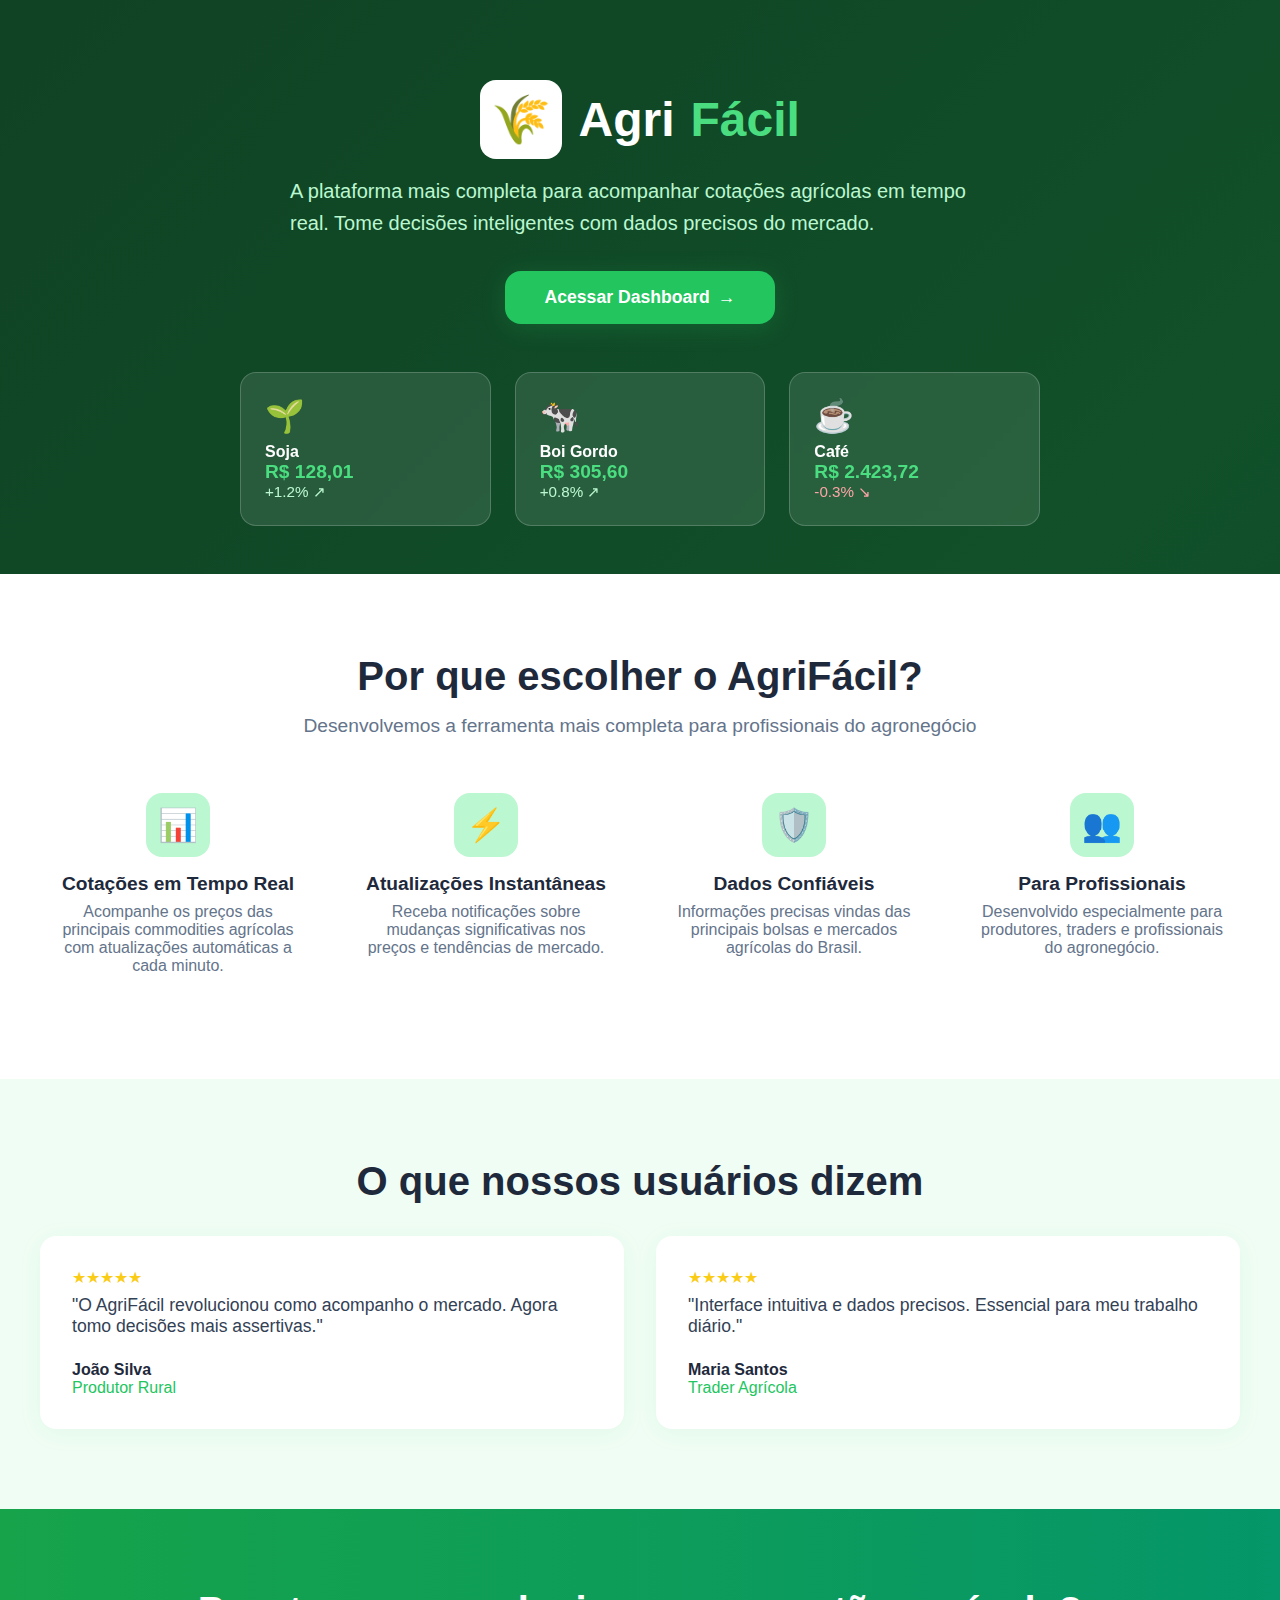
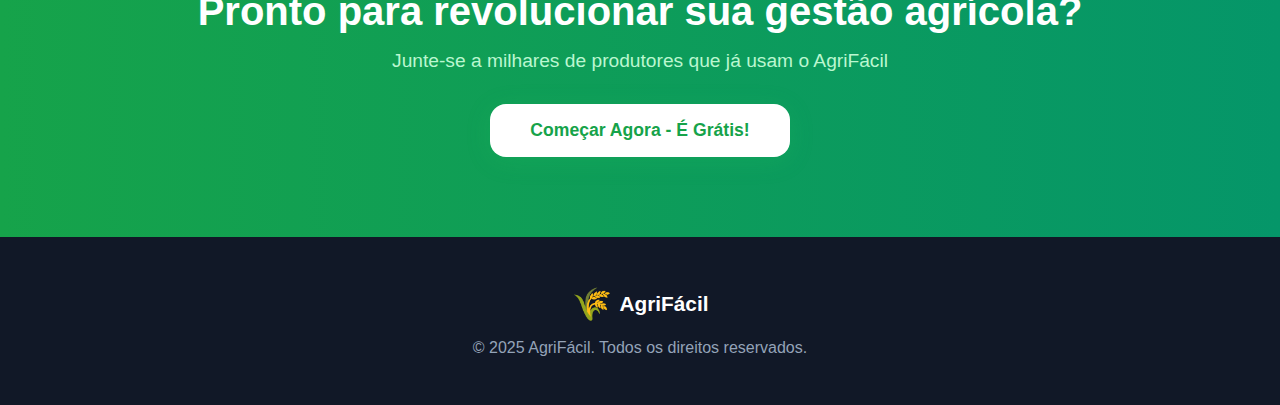
<file: index.html>
<!DOCTYPE html>
<html lang="pt-BR">
<head>
  <meta charset="UTF-8">
  <title>AgriFácil</title>
  <meta name="viewport" content="width=device-width, initial-scale=1.0">
  <link rel="stylesheet" href="style.css">
  <link rel="icon" href="data:image/svg+xml,<svg xmlns='http://www.w3.org/2000/svg' viewBox='0 0 100 100'><text y='.9em' font-size='90'>🌾</text></svg>">
</head>
<body>
  <div id="landing-page">
    <div class="hero">
      <div class="hero-bg"></div>
      <div class="container hero-content">
        <div class="hero-title">
          <span style="background:#fff; border-radius:1rem; padding:0.7rem;">🌾</span>
          Agri<span>Fácil</span>
        </div>
        <div class="hero-desc">
          A plataforma mais completa para acompanhar cotações agrícolas em tempo real.
          Tome decisões inteligentes com dados precisos do mercado.
        </div>
        <div class="hero-btns">
          <button class="btn-main" id="go-dashboard">
            Acessar Dashboard <span>→</span>
          </button>
        </div>
        <div class="preview-cards">
          <div class="preview-card">
            <div class="icon">🌱</div>
            <div class="name">Soja</div>
            <div class="price">R$ 128,01</div>
            <div class="var-up">+1.2% ↗</div>
          </div>
          <div class="preview-card">
            <div class="icon">🐄</div>
            <div class="name">Boi Gordo</div>
            <div class="price">R$ 305,60</div>
            <div class="var-up">+0.8% ↗</div>
          </div>
          <div class="preview-card">
            <div class="icon">☕</div>
            <div class="name">Café</div>
            <div class="price">R$ 2.423,72</div>
            <div class="var-down">-0.3% ↘</div>
          </div>
        </div>
      </div>
    </div>
    <div class="features-section">
      <div class="container">
        <div class="text-center">
          <div class="features-title">Por que escolher o AgriFácil?</div>
          <div class="features-desc">
            Desenvolvemos a ferramenta mais completa para profissionais do agronegócio
          </div>
        </div>
        <div class="features-grid">
          <div class="feature-card">
            <div class="feature-icon">📊</div>
            <div class="feature-title">Cotações em Tempo Real</div>
            <div class="feature-desc">Acompanhe os preços das principais commodities agrícolas com atualizações automáticas a cada minuto.</div>
          </div>
          <div class="feature-card">
            <div class="feature-icon">⚡</div>
            <div class="feature-title">Atualizações Instantâneas</div>
            <div class="feature-desc">Receba notificações sobre mudanças significativas nos preços e tendências de mercado.</div>
          </div>
          <div class="feature-card">
            <div class="feature-icon">🛡️</div>
            <div class="feature-title">Dados Confiáveis</div>
            <div class="feature-desc">Informações precisas vindas das principais bolsas e mercados agrícolas do Brasil.</div>
          </div>
          <div class="feature-card">
            <div class="feature-icon">👥</div>
            <div class="feature-title">Para Profissionais</div>
            <div class="feature-desc">Desenvolvido especialmente para produtores, traders e profissionais do agronegócio.</div>
          </div>
        </div>
      </div>
    </div>
    <div class="testimonials-section">
      <div class="container">
        <div class="text-center">
          <div class="testimonials-title">O que nossos usuários dizem</div>
        </div>
        <div class="testimonials-grid">
          <div class="testimonial-card">
            <div class="testimonial-stars">★★★★★</div>
            <div class="testimonial-content">
              "O AgriFácil revolucionou como acompanho o mercado. Agora tomo decisões mais assertivas."
            </div>
            <div class="testimonial-name">João Silva</div>
            <div class="testimonial-role">Produtor Rural</div>
          </div>
          <div class="testimonial-card">
            <div class="testimonial-stars">★★★★★</div>
            <div class="testimonial-content">
              "Interface intuitiva e dados precisos. Essencial para meu trabalho diário."
            </div>
            <div class="testimonial-name">Maria Santos</div>
            <div class="testimonial-role">Trader Agrícola</div>
          </div>
        </div>
      </div>
    </div>
    <div class="cta-section">
      <div class="container">
        <div class="cta-title">Pronto para revolucionar sua gestão agrícola?</div>
        <div class="cta-desc">Junte-se a milhares de produtores que já usam o AgriFácil</div>
        <button class="cta-btn" id="go-dashboard-cta">Começar Agora - É Grátis!</button>
      </div>
    </div>
    <div class="footer">
      <div class="footer-logo">
        <span class="icon">🌾</span>
        <span style="font-size:1.3rem; font-weight:bold;">AgriFácil</span>
      </div>
      <div class="footer-copy">© 2025 AgriFácil. Todos os direitos reservados.</div>
    </div>
  </div>
  <div id="dashboard-page" class="hidden">
    <div class="dashboard-bg">
      <div class="dashboard-container">
        <div id="dashboard-loader" class="loader" style="display:none;">
          <div class="loader-spin"></div>
          <div>Carregando cotações...</div>
        </div>
        <div id="dashboard-content" style="display:none;">
          <div class="dashboard-card">
            <div class="dashboard-header">
              <div class="dashboard-header-left">
                <button class="dashboard-header-btn" id="back-landing" title="Voltar">
                  <span style="display:inline-block; transform:rotate(180deg);">→</span>
                </button>
                <div class="dashboard-header-icon">🌾</div>
                <div>
                  <div class="dashboard-header-title">Cotações Agrícolas</div>
                  <div class="dashboard-header-date" id="dashboard-date"></div>
                </div>
              </div>
              <div class="dashboard-header-right">
                <div class="dashboard-update-info" id="dashboard-update-info"></div>
                <button class="dashboard-update-btn" id="dashboard-refresh">
                  <span id="dashboard-refresh-spin" style="display:inline-block;">⟳</span>
                  Atualizar
                </button>
              </div>
            </div>
            <div id="dashboard-alert" class="dashboard-alert hidden">
              <span>⚠️</span>
              <span id="dashboard-alert-msg"></span>
            </div>
          </div>
          <div id="dashboard-dollar"></div>
          <div id="dashboard-commodities"></div>
          <div class="dashboard-footer">
            <div class="dashboard-footer-logo">
              <span class="icon">🌾</span>
              <span class="dashboard-footer-title">AgriFácil</span>
            </div>
            <div class="dashboard-footer-desc">Sistema de Gestão Agrícola</div>
          </div>
        </div>
      </div>
    </div>
  </div>
  <script src="script.js"></script>
</body>
</html>
</file>
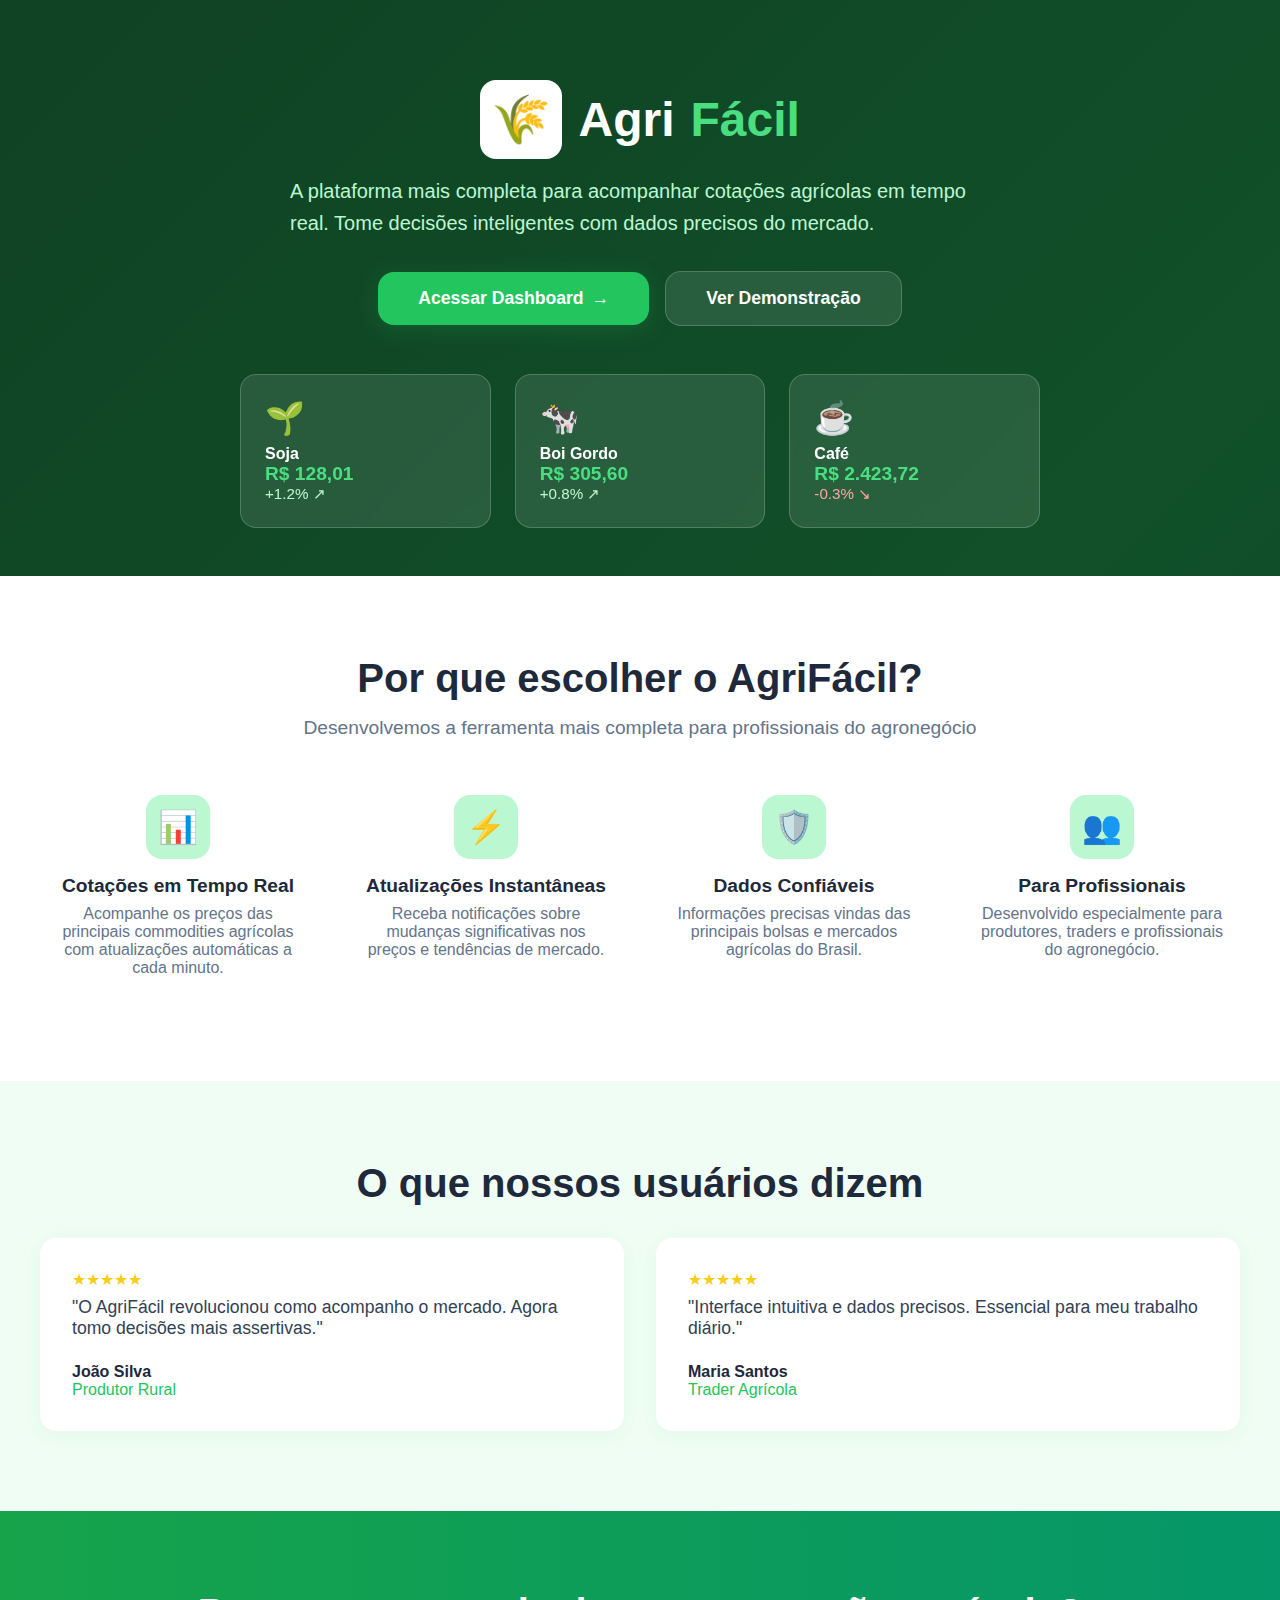
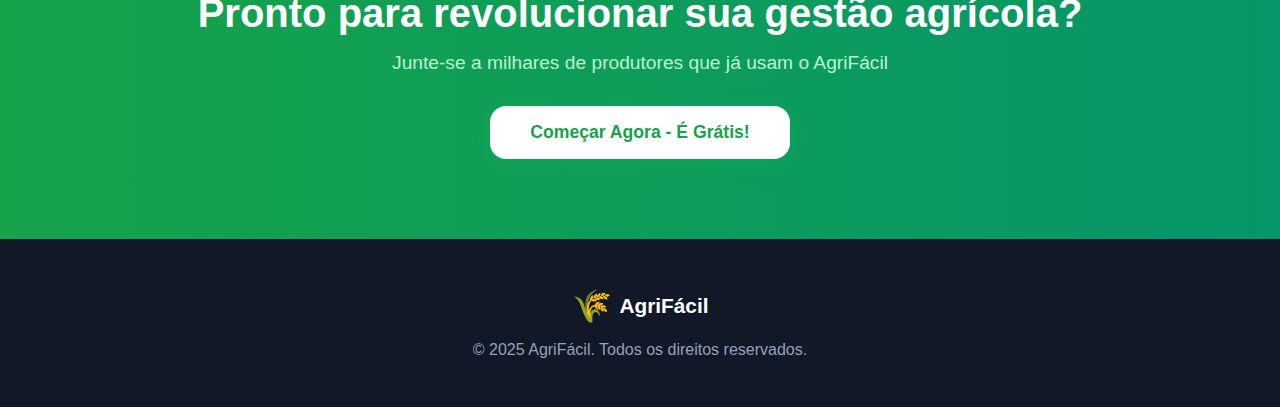
<file: agrifacil.html>
<!DOCTYPE html>
<html lang="pt-BR">
<head>
  <meta charset="UTF-8">
  <title>AgriFácil - Cotações Agrícolas</title>
  <meta name="viewport" content="width=device-width, initial-scale=1.0">
  <link rel="stylesheet" href="style.css">
</head>
<body>
  <div id="landing-page">
    <div class="hero">
      <div class="hero-bg"></div>
      <div class="container hero-content">
        <div class="hero-title">
          <span style="background:#fff; border-radius:1rem; padding:0.7rem;">🌾</span>
          Agri<span>Fácil</span>
        </div>
        <div class="hero-desc">
          A plataforma mais completa para acompanhar cotações agrícolas em tempo real.
          Tome decisões inteligentes com dados precisos do mercado.
        </div>
        <div class="hero-btns">
          <button class="btn-main" id="go-dashboard">
            Acessar Dashboard <span>→</span>
          </button>
          <button class="btn-demo">
            Ver Demonstração
          </button>
        </div>
        <div class="preview-cards">
          <div class="preview-card">
            <div class="icon">🌱</div>
            <div class="name">Soja</div>
            <div class="price">R$ 128,01</div>
            <div class="var-up">+1.2% ↗</div>
          </div>
          <div class="preview-card">
            <div class="icon">🐄</div>
            <div class="name">Boi Gordo</div>
            <div class="price">R$ 305,60</div>
            <div class="var-up">+0.8% ↗</div>
          </div>
          <div class="preview-card">
            <div class="icon">☕</div>
            <div class="name">Café</div>
            <div class="price">R$ 2.423,72</div>
            <div class="var-down">-0.3% ↘</div>
          </div>
        </div>
      </div>
    </div>
    <div class="features-section">
      <div class="container">
        <div class="text-center">
          <div class="features-title">Por que escolher o AgriFácil?</div>
          <div class="features-desc">
            Desenvolvemos a ferramenta mais completa para profissionais do agronegócio
          </div>
        </div>
        <div class="features-grid">
          <div class="feature-card">
            <div class="feature-icon">📊</div>
            <div class="feature-title">Cotações em Tempo Real</div>
            <div class="feature-desc">Acompanhe os preços das principais commodities agrícolas com atualizações automáticas a cada minuto.</div>
          </div>
          <div class="feature-card">
            <div class="feature-icon">⚡</div>
            <div class="feature-title">Atualizações Instantâneas</div>
            <div class="feature-desc">Receba notificações sobre mudanças significativas nos preços e tendências de mercado.</div>
          </div>
          <div class="feature-card">
            <div class="feature-icon">🛡️</div>
            <div class="feature-title">Dados Confiáveis</div>
            <div class="feature-desc">Informações precisas vindas das principais bolsas e mercados agrícolas do Brasil.</div>
          </div>
          <div class="feature-card">
            <div class="feature-icon">👥</div>
            <div class="feature-title">Para Profissionais</div>
            <div class="feature-desc">Desenvolvido especialmente para produtores, traders e profissionais do agronegócio.</div>
          </div>
        </div>
      </div>
    </div>
    <div class="testimonials-section">
      <div class="container">
        <div class="text-center">
          <div class="testimonials-title">O que nossos usuários dizem</div>
        </div>
        <div class="testimonials-grid">
          <div class="testimonial-card">
            <div class="testimonial-stars">★★★★★</div>
            <div class="testimonial-content">
              "O AgriFácil revolucionou como acompanho o mercado. Agora tomo decisões mais assertivas."
            </div>
            <div class="testimonial-name">João Silva</div>
            <div class="testimonial-role">Produtor Rural</div>
          </div>
          <div class="testimonial-card">
            <div class="testimonial-stars">★★★★★</div>
            <div class="testimonial-content">
              "Interface intuitiva e dados precisos. Essencial para meu trabalho diário."
            </div>
            <div class="testimonial-name">Maria Santos</div>
            <div class="testimonial-role">Trader Agrícola</div>
          </div>
        </div>
      </div>
    </div>
    <div class="cta-section">
      <div class="container">
        <div class="cta-title">Pronto para revolucionar sua gestão agrícola?</div>
        <div class="cta-desc">Junte-se a milhares de produtores que já usam o AgriFácil</div>
        <button class="cta-btn" id="go-dashboard-cta">Começar Agora - É Grátis!</button>
      </div>
    </div>
    <div class="footer">
      <div class="footer-logo">
        <span class="icon">🌾</span>
        <span style="font-size:1.3rem; font-weight:bold;">AgriFácil</span>
      </div>
      <div class="footer-copy">© 2025 AgriFácil. Todos os direitos reservados.</div>
    </div>
  </div>
  <div id="dashboard-page" class="hidden">
    <div class="dashboard-bg">
      <div class="dashboard-container">
        <div id="dashboard-loader" class="loader" style="display:none;">
          <div class="loader-spin"></div>
          <div>Carregando cotações...</div>
        </div>
        <div id="dashboard-content" style="display:none;">
          <div class="dashboard-card">
            <div class="dashboard-header">
              <div class="dashboard-header-left">
                <button class="dashboard-header-btn" id="back-landing" title="Voltar">
                  <span style="display:inline-block; transform:rotate(180deg);">→</span>
                </button>
                <div class="dashboard-header-icon">🌾</div>
                <div>
                  <div class="dashboard-header-title">Cotações Agrícolas</div>
                  <div class="dashboard-header-date" id="dashboard-date"></div>
                </div>
              </div>
              <div class="dashboard-header-right">
                <div class="dashboard-update-info" id="dashboard-update-info"></div>
                <button class="dashboard-update-btn" id="dashboard-refresh">
                  <span id="dashboard-refresh-spin" style="display:inline-block;">⟳</span>
                  Atualizar
                </button>
              </div>
            </div>
            <div id="dashboard-alert" class="dashboard-alert hidden">
              <span>⚠️</span>
              <span id="dashboard-alert-msg"></span>
            </div>
          </div>
          <div id="dashboard-dollar"></div>
          <div id="dashboard-commodities"></div>
          <div class="dashboard-footer">
            <div class="dashboard-footer-logo">
              <span class="icon">🌾</span>
              <span class="dashboard-footer-title">AgriFácil</span>
            </div>
            <div class="dashboard-footer-desc">Sistema de Gestão Agrícola</div>
          </div>
        </div>
      </div>
    </div>
  </div>
  <script src="script.js"></script>
</body>
</html>
</file>
<file: style.css>
body {
  margin: 0;
  font-family: 'Segoe UI', Arial, sans-serif;
  background: linear-gradient(135deg, #14532d 0%, #166534 50%, #064e3b 100%);
  min-height: 100vh;
}

.container {
  max-width: 1200px;
  margin: 0 auto;
  padding: 0 1rem;
}

.text-center {
  text-align: center;
}

.hidden {
  display: none !important;
}

.hero {
  position: relative;
  padding: 5rem 0 3rem 0;
  color: #fff;
  z-index: 1;
}

.hero-bg {
  position: absolute;
  inset: 0;
  background: rgba(0,0,0,0.2);
  z-index: 0;
}

.hero-content {
  position: relative;
  z-index: 1;
}

.hero-title {
  font-size: 3rem;
  font-weight: bold;
  margin-bottom: 1rem;
  display: flex;
  align-items: center;
  justify-content: center;
  gap: 1rem;
}

.hero-title span {
  color: #4ade80;
}

.hero-desc {
  font-size: 1.25rem;
  color: #bbf7d0;
  margin-bottom: 2rem;
  max-width: 700px;
  margin-left: auto;
  margin-right: auto;
  line-height: 1.6;
}

.hero-btns {
  display: flex;
  flex-direction: column;
  align-items: center;
  justify-content: center;
  width: 100%;
  gap: 1rem;
  margin-bottom: 3rem;
}

@media (min-width: 640px) {
  .hero-btns {
    flex-direction: row;
    align-items: center;
    justify-content: center;
  }
}

.btn-main {
  background: #22c55e;
  color: #fff;
  padding: 1rem 2.5rem;
  border-radius: 1rem;
  font-weight: bold;
  font-size: 1.1rem;
  border: none;
  cursor: pointer;
  box-shadow: 0 4px 24px 0 #22c55e33;
  transition: 0.2s;
  display: flex;
  align-items: center;
  gap: 0.5rem;
}

.btn-main:hover {
  background: #4ade80;
  transform: scale(1.05);
}

.btn-demo {
  background: rgba(255,255,255,0.1);
  border: 1px solid rgba(255,255,255,0.2);
  color: #fff;
  padding: 1rem 2.5rem;
  border-radius: 1rem;
  font-weight: bold;
  font-size: 1.1rem;
  cursor: pointer;
  transition: 0.2s;
  margin-left: 0;
}

.btn-demo:hover {
  background: rgba(255,255,255,0.2);
}

.preview-cards {
  display: grid;
  grid-template-columns: 1fr;
  gap: 1.5rem;
  max-width: 800px;
  margin: 0 auto;
}

@media (min-width: 768px) {
  .preview-cards {
    grid-template-columns: repeat(3, 1fr);
  }
}

.preview-card {
  background: rgba(255,255,255,0.1);
  backdrop-filter: blur(2px);
  border-radius: 1rem;
  padding: 1.5rem;
  border: 1px solid rgba(255,255,255,0.2);
  color: #fff;
  text-align: left;
}

.preview-card .icon {
  font-size: 2rem;
  margin-bottom: 0.5rem;
}

.preview-card .name {
  font-weight: bold;
}

.preview-card .price {
  color: #4ade80;
  font-size: 1.2rem;
  font-weight: bold;
}

.preview-card .var-up {
  color: #bbf7d0;
  font-size: 0.95rem;
}

.preview-card .var-down {
  color: #fca5a5;
  font-size: 0.95rem;
}

.features-section {
  background: #fff;
  padding: 5rem 0;
}

.features-title {
  font-size: 2.5rem;
  font-weight: bold;
  color: #1e293b;
  margin-bottom: 1rem;
}

.features-desc {
  font-size: 1.2rem;
  color: #64748b;
  margin-bottom: 2rem;
}

.features-grid {
  display: grid;
  grid-template-columns: 1fr;
  gap: 2rem;
}

@media (min-width: 768px) {
  .features-grid {
    grid-template-columns: repeat(2, 1fr);
  }
}

@media (min-width: 1024px) {
  .features-grid {
    grid-template-columns: repeat(4, 1fr);
  }
}

.feature-card {
  text-align: center;
  transition: 0.2s;
  border-radius: 1rem;
  padding: 1.5rem 1rem;
}

.feature-card:hover {
  transform: scale(1.05);
}

.feature-icon {
  background: #bbf7d0;
  width: 4rem;
  height: 4rem;
  border-radius: 1rem;
  display: flex;
  align-items: center;
  justify-content: center;
  color: #22c55e;
  font-size: 2rem;
  margin: 0 auto 1rem auto;
  transition: 0.2s;
}

.feature-card:hover .feature-icon {
  background: #22c55e;
  color: #fff;
}

.feature-title {
  font-size: 1.2rem;
  font-weight: bold;
  color: #1e293b;
  margin-bottom: 0.5rem;
}

.feature-desc {
  color: #64748b;
}

.testimonials-section {
  background: #f0fdf4;
  padding: 5rem 0;
}

.testimonials-title {
  font-size: 2.5rem;
  font-weight: bold;
  color: #1e293b;
  margin-bottom: 2rem;
}

.testimonials-grid {
  display: grid;
  grid-template-columns: 1fr;
  gap: 2rem;
}

@media (min-width: 768px) {
  .testimonials-grid {
    grid-template-columns: repeat(2, 1fr);
  }
}

.testimonial-card {
  background: #fff;
  border-radius: 1rem;
  padding: 2rem;
  box-shadow: 0 4px 24px 0 #22c55e11;
  transition: 0.2s;
}

.testimonial-card:hover {
  box-shadow: 0 8px 32px 0 #22c55e22;
}

.testimonial-stars {
  color: #facc15;
  margin-bottom: 0.5rem;
}

.testimonial-content {
  color: #334155;
  font-size: 1.1rem;
  margin-bottom: 1.5rem;
}

.testimonial-name {
  font-weight: bold;
  color: #1e293b;
}

.testimonial-role {
  color: #22c55e;
}

.cta-section {
  background: linear-gradient(90deg, #16a34a 0%, #059669 100%);
  padding: 5rem 0;
  color: #fff;
  text-align: center;
}

.cta-title {
  font-size: 2.5rem;
  font-weight: bold;
  margin-bottom: 1rem;
}

.cta-desc {
  font-size: 1.2rem;
  color: #bbf7d0;
  margin-bottom: 2rem;
}

.cta-btn {
  background: #fff;
  color: #16a34a;
  padding: 1rem 2.5rem;
  border-radius: 1rem;
  font-weight: bold;
  font-size: 1.1rem;
  border: none;
  cursor: pointer;
  box-shadow: 0 4px 24px 0 #22c55e33;
  transition: 0.2s;
}

.cta-btn:hover {
  background: #bbf7d0;
}

.footer {
  background: #111827;
  padding: 3rem 0;
  color: #fff;
  text-align: center;
}

.footer-logo {
  display: flex;
  align-items: center;
  justify-content: center;
  gap: 0.5rem;
  margin-bottom: 1rem;
}

.footer-logo .icon {
  color: #4ade80;
  font-size: 2rem;
}

.footer-copy {
  color: #94a3b8;
}

.dashboard-bg {
  background: linear-gradient(135deg, #f0fdf4 0%, #bbf7d0 100%);
  min-height: 100vh;
  padding: 2rem 0;
}

.dashboard-container {
  max-width: 900px;
  margin: 0 auto;
}

.dashboard-card {
  background: #fff;
  border-radius: 1.5rem;
  box-shadow: 0 4px 24px 0 #22c55e11;
  padding: 2rem;
  margin-bottom: 2rem;
  border: 1px solid #bbf7d0;
}

.dashboard-header {
  display: flex;
  align-items: center;
  justify-content: space-between;
  margin-bottom: 1.5rem;
}

.dashboard-header-left {
  display: flex;
  align-items: center;
  gap: 1rem;
}

.dashboard-header-btn {
  background: #f1f5f9;
  border: none;
  border-radius: 0.7rem;
  padding: 0.5rem 0.7rem;
  cursor: pointer;
  transition: 0.2s;
  margin-right: 0.5rem;
}

.dashboard-header-btn:hover {
  background: #e2e8f0;
}

.dashboard-header-icon {
  background: #22c55e;
  color: #fff;
  border-radius: 50%;
  padding: 0.7rem;
  font-size: 1.3rem;
  display: flex;
  align-items: center;
  justify-content: center;
}

.dashboard-header-title {
  font-size: 1.5rem;
  font-weight: bold;
  color: #1e293b;
}

.dashboard-header-date {
  color: #64748b;
}

.dashboard-header-right {
  text-align: right;
}

.dashboard-update-info {
  color: #64748b;
  font-size: 0.95rem;
  margin-bottom: 0.5rem;
}

.dashboard-update-btn {
  background: #22c55e;
  color: #fff;
  border: none;
  border-radius: 1rem;
  padding: 0.5rem 1.2rem;
  font-size: 1rem;
  font-weight: bold;
  cursor: pointer;
  transition: 0.2s;
  display: inline-flex;
  align-items: center;
  gap: 0.5rem;
}

.dashboard-update-btn:disabled {
  opacity: 0.5;
  cursor: not-allowed;
}

.dashboard-update-btn:hover:not(:disabled) {
  background: #16a34a;
}

.dashboard-alert {
  background: #fef9c3;
  color: #b45309;
  padding: 1rem;
  border-radius: 0.7rem;
  margin-bottom: 1rem;
  display: flex;
  align-items: center;
  gap: 0.5rem;
  font-size: 1rem;
}

.dashboard-dollar {
  background: #fff;
  border-radius: 1.5rem;
  box-shadow: 0 4px 24px 0 #60a5fa11;
  padding: 2rem;
  margin-bottom: 2rem;
  border: 1px solid #bae6fd;
  display: flex;
  align-items: center;
  gap: 1rem;
}

.dashboard-dollar-icon {
  background: #3b82f6;
  color: #fff;
  border-radius: 50%;
  padding: 0.7rem;
  font-size: 1.3rem;
  display: flex;
  align-items: center;
  justify-content: center;
}

.dashboard-dollar-title {
  font-size: 1.2rem;
  font-weight: bold;
  color: #1e293b;
}

.dashboard-dollar-value {
  font-size: 1.5rem;
  font-weight: bold;
  color: #2563eb;
}

.trend-badge {
  display: inline-flex;
  align-items: center;
  gap: 0.3rem;
  border-radius: 1rem;
  padding: 0.2rem 0.7rem;
  font-size: 0.95rem;
  font-weight: 500;
  margin-left: 0.5rem;
}

.trend-up {
  background: #bbf7d0;
  color: #16a34a;
}

.trend-down {
  background: #fecaca;
  color: #dc2626;
}

.dashboard-commodities {
  background: #fff;
  border-radius: 1.5rem;
  box-shadow: 0 4px 24px 0 #22c55e11;
  padding: 2rem;
  margin-bottom: 2rem;
  border: 1px solid #bbf7d0;
}

.dashboard-commodities-header {
  display: flex;
  align-items: center;
  gap: 1rem;
  margin-bottom: 1.5rem;
}

.dashboard-commodities-icon {
  background: #22c55e;
  color: #fff;
  border-radius: 50%;
  padding: 0.7rem;
  font-size: 1.3rem;
  display: flex;
  align-items: center;
  justify-content: center;
}

.dashboard-commodities-title {
  font-size: 1.2rem;
  font-weight: bold;
  color: #1e293b;
}

.commodities-grid {
  display: grid;
  grid-template-columns: 1fr;
  gap: 1rem;
}

@media (min-width: 768px) {
  .commodities-grid {
    grid-template-columns: repeat(2, 1fr);
  }
}

@media (min-width: 1024px) {
  .commodities-grid {
    grid-template-columns: repeat(3, 1fr);
  }
}

.commodity-card {
  background: linear-gradient(90deg, #f0fdf4 0%, #bbf7d0 100%);
  border-radius: 1rem;
  border: 1px solid #bbf7d0;
  padding: 1rem 1.2rem;
  transition: 0.2s;
  display: flex;
  flex-direction: column;
  gap: 0.7rem;
}

.commodity-header {
  display: flex;
  align-items: center;
  gap: 0.7rem;
}

.commodity-icon {
  font-size: 1.5rem;
}

.commodity-name {
  font-weight: bold;
  color: #1e293b;
}

.commodity-unit {
  color: #64748b;
  font-size: 0.95rem;
}

.commodity-footer {
  display: flex;
  align-items: center;
  justify-content: space-between;
}

.commodity-price {
  font-size: 1.2rem;
  font-weight: bold;
  color: #16a34a;
}

.dashboard-footer {
  background: #22c55e;
  border-radius: 1.5rem;
  box-shadow: 0 4px 24px 0 #22c55e22;
  padding: 2rem;
  color: #fff;
  text-align: center;
}

.dashboard-footer-logo {
  display: flex;
  align-items: center;
  justify-content: center;
  gap: 0.5rem;
  margin-bottom: 0.5rem;
}

.dashboard-footer-logo .icon {
  color: #22c55e;
  background: #fff;
  border-radius: 50%;
  padding: 0.3rem;
}

.dashboard-footer-title {
  font-size: 1.2rem;
  font-weight: bold;
}

.dashboard-footer-desc {
  color: #bbf7d0;
}

.loader {
  display: flex;
  flex-direction: column;
  align-items: center;
  justify-content: center;
  min-height: 60vh;
  color: #16a34a;
  font-size: 1.2rem;
}

.loader-spin {
  border: 4px solid #bbf7d0;
  border-top: 4px solid #22c55e;
  border-radius: 50%;
  width: 48px;
  height: 48px;
  animation: spin 1s linear infinite;
  margin-bottom: 1rem;
}

@keyframes spin {
  0% { transform: rotate(0deg);}
  100% { transform: rotate(360deg);}
}
</file>
